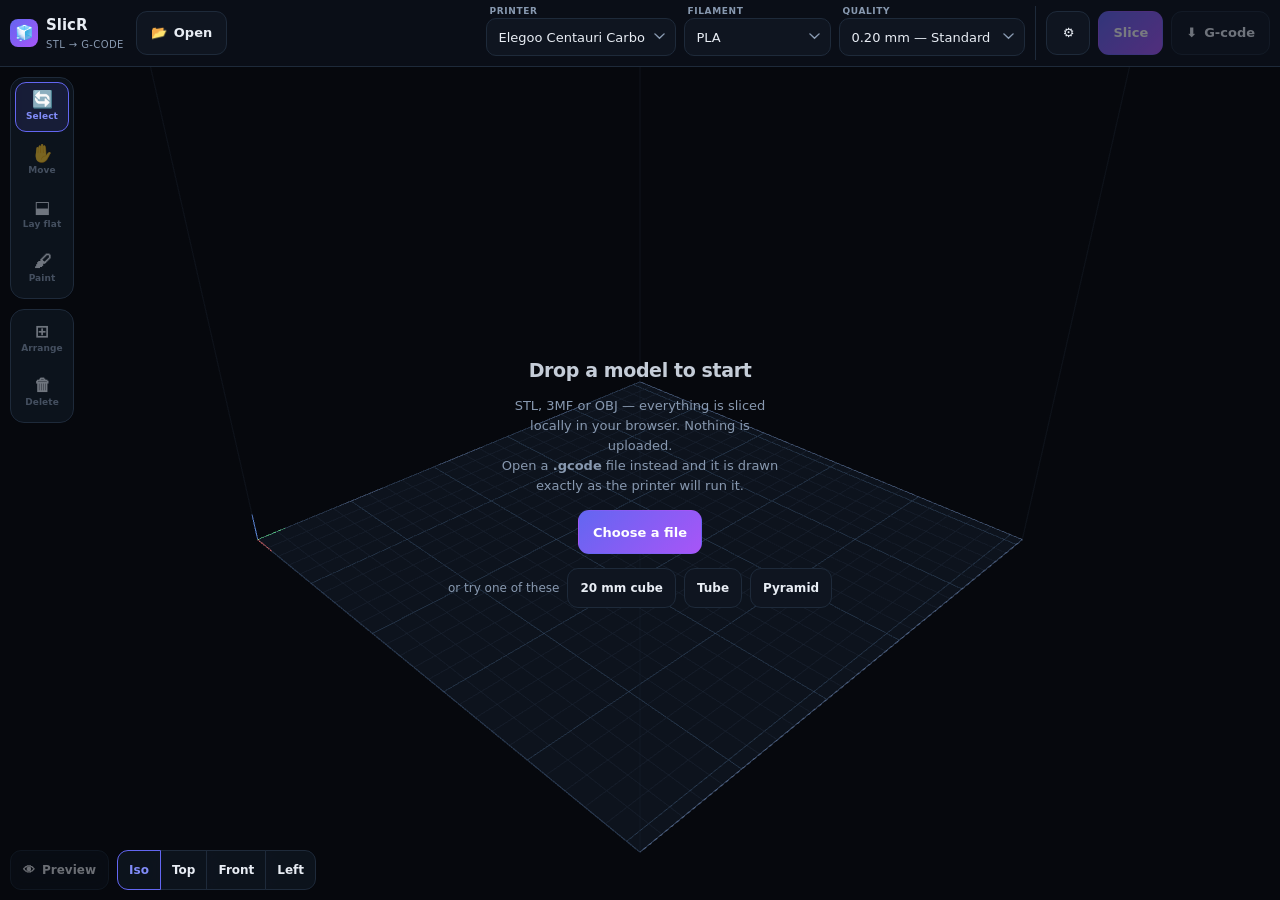
<file: index.html>
<!DOCTYPE html>
<html lang="en">
<head>
<meta charset="utf-8"/>
<meta name="viewport" content="width=device-width, initial-scale=1, viewport-fit=cover"/>
<title>SlicR — slice STL &amp; 3MF to G-code in your browser</title>
<meta name="description" content="An Orca-style 3D print slicer that runs entirely in your browser. Load an STL, 3MF or OBJ, tune walls, infill and supports, preview every layer and export G-code. Works on tablets."/>
<meta name="theme-color" content="#06080d"/>
<meta name="mobile-web-app-capable" content="yes"/>
<meta name="apple-mobile-web-app-capable" content="yes"/>
<meta name="apple-mobile-web-app-status-bar-style" content="black-translucent"/>
<link rel="icon" type="image/svg+xml" href="data:image/svg+xml,%3Csvg xmlns='http://www.w3.org/2000/svg' viewBox='0 0 32 32'%3E%3Crect width='32' height='32' rx='7' fill='%236366f1'/%3E%3Cpath d='M6 21l10-6 10 6-10 6z' fill='white' opacity='.95'/%3E%3Cpath d='M6 15l10-6 10 6-10 6z' fill='white' opacity='.55'/%3E%3C/svg%3E"/>
<link rel="stylesheet" href="styles/main.css"/>
<link rel="stylesheet" href="styles/slicer.css"/>
</head>
<body class="slicer-app">

<div class="sl-shell">

  <header class="sl-topbar" id="topbar">
    <span class="sl-brand">
      <span class="sl-logo">🧊</span>
      <span>
        <span class="full">SlicR</span>
        <small>STL → G-code</small>
      </span>
    </span>

    <button class="sl-btn" id="btn-open" type="button" title="Open a model — STL, 3MF or OBJ">📂 <span class="full">Open</span></button>
    <input type="file" id="file-input" accept=".stl,.3mf,.obj,.gcode,.gco,.g,model/stl,model/3mf,text/x-gcode" multiple hidden/>
    <input type="file" id="profile-input" accept=".json,application/json" hidden/>

    <div class="sl-spacer"></div>

    <!-- What is being printed, and with what. Each picker says what it is:
         three unlabelled dropdowns only make sense to whoever wrote them. -->
    <div class="sl-presets" id="presets">
      <label class="sl-preset"><small>Printer</small>
        <select class="sl-select" id="sel-printer" aria-label="Printer"></select>
      </label>
      <label class="sl-preset"><small>Filament</small>
        <select class="sl-select" id="sel-filament" aria-label="Filament"></select>
      </label>
      <label class="sl-preset"><small>Quality</small>
        <select class="sl-select" id="sel-quality" aria-label="Quality"></select>
      </label>
    </div>

    <!-- Settle the settings, slice, then take the result somewhere: the order
         the job happens in, kept together and away from the pickers. -->
    <div class="sl-actions" id="topbar-actions">
      <button class="sl-btn icon" id="btn-panel" type="button" aria-label="Settings" title="All settings">⚙️</button>
      <button class="sl-btn primary" id="btn-slice" type="button" disabled>Slice</button>
      <button class="sl-btn" id="btn-export" type="button" disabled title="Download the G-code file">⬇︎ <span class="full">G-code</span></button>
      <button class="sl-btn" id="btn-send" type="button" disabled hidden title="Send to the printer">📡 <span class="full">Send</span></button>
    </div>
  </header>

  <div class="sl-stage" id="stage">
    <canvas id="sl-canvas"></canvas>

    <div class="sl-tools" id="tools">
      <!-- What a touch does to the model. One of these is always in force, so
           they are drawn as one block of choices. -->
      <div class="sl-toolgroup" role="group" aria-label="What tapping does">
        <button class="sl-btn tool on" id="tool-orbit" type="button" title="Turn the view and pick models"><i>🔄</i><b>Select</b></button>
        <button class="sl-btn tool" id="tool-move" type="button" title="Drag models around the plate"><i>✋</i><b>Move</b></button>
        <button class="sl-btn tool" id="tool-face" type="button" title="Tap a face to lay it flat on the plate"><i>⬓</i><b>Lay flat</b></button>
        <button class="sl-btn tool" id="tool-paint" type="button" title="Paint supports and seams on the model"><i>🖌</i><b>Paint</b></button>
      </div>
      <!-- And what happens the moment you press it, which is a different kind
           of thing and sits apart. -->
      <div class="sl-toolgroup" role="group" aria-label="The plate">
        <button class="sl-btn tool" id="tool-arrange" type="button" title="Lay every model out on the plate"><i>⊞</i><b>Arrange</b></button>
        <button class="sl-btn tool" id="tool-delete" type="button" title="Delete the selected model"><i>🗑</i><b>Delete</b></button>
      </div>
    </div>

    <div class="sl-paint" id="paint-palette" hidden>
      <div class="sl-paint-kinds">
        <button class="sl-btn on" data-paint="enforce" type="button" title="Force support under this spot">
          <span class="sl-dot enforce"></span> Support here</button>
        <button class="sl-btn" data-paint="block" type="button" title="Keep support away from this spot">
          <span class="sl-dot block"></span> No support</button>
        <button class="sl-btn" data-paint="seam" type="button" title="Put the seam on this face">
          <span class="sl-dot seam"></span> Seam</button>
        <button class="sl-btn" data-paint="erase" type="button" title="Remove marks">
          <span class="sl-dot erase"></span> Erase</button>
      </div>
      <label class="sl-paint-size">Brush
        <input type="range" id="paint-size" min="0.5" max="12" step="0.5" value="3">
        <span id="paint-size-value">3 mm</span>
      </label>
      <div class="sl-paint-foot">
        <span id="paint-count">nothing painted</span>
        <button class="sl-btn" id="paint-clear" type="button" disabled>Clear</button>
      </div>
      <p class="sl-paint-hint">Tap the model to paint, tap a mark to remove it.</p>
    </div>

    <div class="sl-empty" id="empty">
      <h2>Drop a model to start</h2>
      <p>STL, 3MF or OBJ — everything is sliced locally in your browser. Nothing is uploaded.<br/>
      Open a <b>.gcode</b> file instead and it is drawn exactly as the printer will run it.</p>
      <div class="sl-empty-actions">
        <button class="sl-btn primary" id="btn-open2" type="button">Choose a file</button>
      </div>
      <div class="sl-empty-demos">
        <span>or try one of these</span>
        <button class="sl-btn" data-demo="cube" type="button">20 mm cube</button>
        <button class="sl-btn" data-demo="cylinder" type="button">Tube</button>
        <button class="sl-btn" data-demo="pyramid" type="button">Pyramid</button>
      </div>
    </div>

    <div class="sl-drop" id="dropzone">Release to load</div>

    <div class="sl-progress" id="progress">
      <span id="progress-label">Slicing…</span>
      <span class="bar"><i id="progress-bar"></i></span>
    </div>

    <div class="sl-layers" id="layers">
      <div class="sl-layer-num"><b id="layer-num">0</b><span id="layer-z">0.00 mm</span></div>
      <div class="sl-range-wrap"><input type="range" class="sl-vrange" id="layer-range" min="0" max="0" value="0" aria-label="Layer"/></div>
      <button class="sl-btn tool" id="btn-single" type="button" title="Show only this layer, not everything below it"><i>≡</i><b>One</b></button>
      <button class="sl-btn tool" id="btn-travels" type="button" title="Show the moves made with the nozzle off"><i>↔</i><b>Travel</b></button>
    </div>

    <!-- The bottom of the screen, laid out as one row rather than four
         islands that each guessed where the others were. Left: what you are
         looking at. Middle: what came out of the slice. Right: what the
         colours mean. -->
    <div class="sl-dock" id="dock">
      <div class="sl-views">
        <button class="sl-btn" id="tool-preview" type="button" disabled title="Switch between the model and the sliced result">👁 <span class="full">Preview</span></button>
        <div class="sl-viewset" role="group" aria-label="Camera">
          <button class="sl-btn" data-view="iso" type="button">Iso</button>
          <button class="sl-btn" data-view="top" type="button">Top</button>
          <button class="sl-btn" data-view="front" type="button">Front</button>
          <button class="sl-btn" data-view="left" type="button">Left</button>
        </div>
      </div>
      <div class="sl-dock-mid">
        <button class="sl-check-status" id="check-status" type="button"></button>
        <div class="sl-stats" id="stats"></div>
      </div>
      <div class="sl-legend" id="legend"></div>
    </div>

    <div class="sl-backdrop" id="backdrop"></div>

    <aside class="sl-panel" id="panel">
      <div class="sl-panel-head">
        <h3 id="panel-title">Print settings</h3>
        <button class="sl-btn icon ghost" id="btn-panel-close" type="button" aria-label="Close">✕</button>
      </div>
      <div class="sl-tabs">
        <button class="sl-tab active" data-tab="print" type="button">Print</button>
        <button class="sl-tab" data-tab="object" type="button">Object</button>
        <button class="sl-tab" data-tab="machine" type="button">Machine</button>
        <button class="sl-tab" data-tab="device" type="button">Device</button>
        <button class="sl-tab" data-tab="check" type="button" id="tab-check">Check</button>
      </div>
      <div class="sl-panel-body" id="panel-body"></div>
    </aside>
  </div>
</div>

<script src="js/vendor/three.min.js"></script>
<script src="js/slicer/presets.js"></script>
<script src="js/slicer/gcodecheck.js"></script>
<script src="js/slicer/gcodeview.js"></script>
<script src="js/slicer/advisor.js"></script>
<script src="js/slicer/md5.js"></script>
<script src="js/slicer/multipart.js"></script>
<script src="js/slicer/net.js"></script>
<script src="js/slicer/octoprint.js"></script>
<script src="js/slicer/elegoolink.js"></script>
<script src="js/slicer/discover.js"></script>
<script src="js/slicer/control.js"></script>
<script src="js/slicer/loaders.js"></script>
<script src="js/slicer/viewer.js"></script>
<script src="js/slicer/app.js"></script>
</body>
</html>
</file>
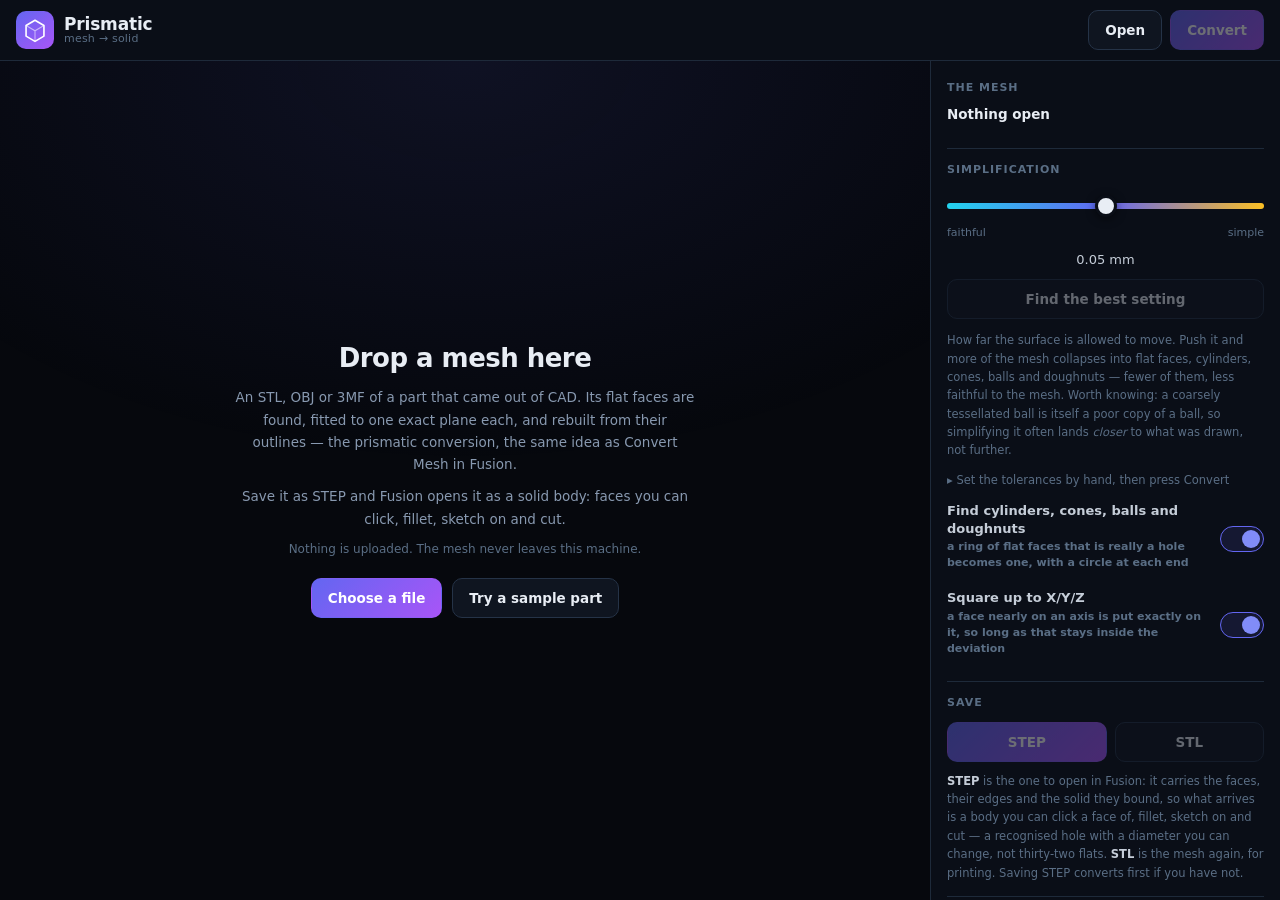
<file: prismatic/index.html>
<!doctype html>
<html lang="en">
<head>
<meta charset="utf-8"/>
<meta name="viewport" content="width=device-width, initial-scale=1, viewport-fit=cover"/>
<meta name="color-scheme" content="dark"/>
<title>Prismatic — mesh to STEP solid</title>
<meta name="description" content="Turn a triangle mesh back into a prismatic solid in the browser and save it as STEP: the flat faces are found and fitted to one exact plane each, the corners are put back where their planes cross, and every face is rebuilt from its outline. Fusion opens the result as a solid body you can edit. Nothing is uploaded."/>
<link rel="icon" type="image/svg+xml" href="data:image/svg+xml,%3Csvg xmlns='http://www.w3.org/2000/svg' viewBox='0 0 32 32'%3E%3Crect width='32' height='32' rx='7' fill='%236366f1'/%3E%3Cpath d='M16 5l10 6v10l-10 6-10-6V11z' fill='none' stroke='white' stroke-width='2' stroke-linejoin='round' opacity='.95'/%3E%3Cpath d='M16 5v22M6 11l10 6 10-6' fill='none' stroke='white' stroke-width='1.4' opacity='.5'/%3E%3C/svg%3E"/>
<link rel="stylesheet" href="../styles/main.css"/>
<link rel="stylesheet" href="style.css"/>
</head>
<body>

<header class="pr-top">
  <div class="pr-brand">
    <span class="pr-mark" aria-hidden="true">
      <svg viewBox="0 0 32 32" width="26" height="26"><path d="M16 4l11 6.5v13L16 30 5 23.5v-13z" fill="none" stroke="currentColor" stroke-width="2" stroke-linejoin="round"/><path d="M5 10.5l11 6.5 11-6.5M16 17v13" fill="none" stroke="currentColor" stroke-width="1.3" opacity=".55"/></svg>
    </span>
    <span class="pr-name">Prismatic<small>mesh → solid</small></span>
  </div>
  <div class="pr-actions">
    <button class="pr-btn" id="btn-open" type="button">Open</button>
    <button class="pr-btn primary" id="btn-convert" type="button" disabled>Convert</button>
  </div>
</header>

<main class="pr-main">
  <section class="pr-stage">
    <canvas id="view"></canvas>

    <div class="pr-empty" id="empty">
      <div class="pr-empty-card">
        <h1>Drop a mesh here</h1>
        <p>An STL, OBJ or 3MF of a part that came out of CAD. Its flat faces are
           found, fitted to one exact plane each, and rebuilt from their outlines —
           the prismatic conversion, the same idea as Convert Mesh in Fusion.</p>
        <p>Save it as STEP and Fusion opens it as a solid body: faces you can
           click, fillet, sketch on and cut.</p>
        <p class="pr-quiet">Nothing is uploaded. The mesh never leaves this machine.</p>
        <div class="pr-empty-row">
          <button class="pr-btn primary" id="btn-open-2" type="button">Choose a file</button>
          <button class="pr-btn" data-demo="stepped" type="button">Try a sample part</button>
        </div>
      </div>
    </div>

    <div class="pr-views" id="views" hidden>
      <button class="pr-view" data-view="iso" type="button">Iso</button>
      <button class="pr-view" data-view="top" type="button">Top</button>
      <button class="pr-view" data-view="front" type="button">Front</button>
      <button class="pr-view" data-view="left" type="button">Left</button>
    </div>

    <div class="pr-toast" id="toast" hidden></div>
  </section>

  <aside class="pr-panel" id="panel">
    <div class="pr-panel-scroll">

      <section class="pr-block">
        <h2 id="facts-head">The mesh</h2>
        <div class="pr-file" id="file-name">Nothing open</div>
        <dl class="pr-facts" id="facts"></dl>
        <div class="pr-verdict" id="verdict"></div>
      </section>

      <section class="pr-block">
        <h2>Simplification</h2>
        <div class="pr-slider">
          <input id="opt-simplify" type="range" min="0" max="100" step="1" value="50"
                 aria-label="How far to simplify the model"/>
          <div class="pr-scale"><span>faithful</span><span>simple</span></div>
          <div class="pr-reading" id="simplify-reading">0.05 mm</div>
          <div class="pr-advice" id="simplify-advice" hidden></div>
          <button class="pr-btn" id="btn-best" type="button" disabled>Find the best setting</button>
        </div>
        <p class="pr-hint" id="simplify-note">
          How far the surface is allowed to move. Push it and more of the mesh
          collapses into flat faces, cylinders, cones, balls and doughnuts —
          fewer of them, less faithful to the mesh. Worth knowing: a coarsely tessellated ball is
          itself a poor copy of a ball, so simplifying it often lands
          <em>closer</em> to what was drawn, not further.
        </p>
        <details class="pr-exact">
          <summary>Set the tolerances by hand, then press Convert</summary>
          <div class="pr-field">
            <label for="opt-angle">Face angle
              <small>how far a facet may lean before it is a face of its own</small>
            </label>
            <span class="pr-num"><input id="opt-angle" type="number" inputmode="decimal" min="0.1" max="30" step="0.1" value="1.5"><i>°</i></span>
          </div>
          <div class="pr-field">
            <label for="opt-deviation">Deviation
              <small>how far a corner may sit off the face it is put in</small>
            </label>
            <span class="pr-num"><input id="opt-deviation" type="number" inputmode="decimal" min="0.001" max="20" step="0.01" value="0.05"><i>mm</i></span>
          </div>
          <div class="pr-field">
            <label for="opt-tolerance">Shape tolerance
              <small>how far a cylinder, cone, ball or doughnut may sit off the faces it replaces</small>
            </label>
            <span class="pr-num"><input id="opt-tolerance" type="number" inputmode="decimal" min="0.001" max="20" step="0.01" value="0.05"><i>mm</i></span>
          </div>
        </details>
        <div class="pr-field">
          <label for="opt-recognise">Find cylinders, cones, balls and doughnuts
            <small>a ring of flat faces that is really a hole becomes one, with a circle at each end</small>
          </label>
          <span class="pr-switch"><input id="opt-recognise" type="checkbox" checked><i></i></span>
        </div>
        <div class="pr-field">
          <label for="opt-square">Square up to X/Y/Z
            <small>a face nearly on an axis is put exactly on it, so long as that stays inside the deviation</small>
          </label>
          <span class="pr-switch"><input id="opt-square" type="checkbox" checked><i></i></span>
        </div>
      </section>

      <section class="pr-block" id="report-block" hidden>
        <h2>The rebuild</h2>
        <dl class="pr-facts" id="report"></dl>
        <div class="pr-row">
          <button class="pr-btn" id="btn-reset" type="button">Back to the mesh</button>
        </div>
      </section>

      <section class="pr-block">
        <h2>Save</h2>
        <div class="pr-row">
          <button class="pr-btn primary" id="btn-step" type="button" disabled>STEP</button>
          <button class="pr-btn" id="btn-stl" type="button" disabled>STL</button>
        </div>
        <p class="pr-hint">
          <b>STEP</b> is the one to open in Fusion: it carries the faces, their
          edges and the solid they bound, so what arrives is a body you can
          click a face of, fillet, sketch on and cut — a recognised hole with a
          diameter you can change, not thirty-two flats. <b>STL</b> is the mesh
          again, for printing. Saving STEP converts first if you have not.
        </p>
        <dl class="pr-facts" id="saved"></dl>
      </section>

      <section class="pr-block">
        <h2>View</h2>
        <div class="pr-field">
          <label for="opt-shade">Colour by face</label>
          <span class="pr-switch"><input id="opt-shade" type="checkbox" checked><i></i></span>
        </div>
        <div class="pr-field">
          <label for="opt-edges">Draw the edges</label>
          <span class="pr-switch"><input id="opt-edges" type="checkbox" checked><i></i></span>
        </div>
      </section>

      <p class="pr-note">
        Every face here is a plane and every edge a straight line, which is what
        prismatic means. There is no CAD kernel in a web page to recognise that
        a ring of faces was once a cylinder, so anything curved arrives as many
        flat faces at the deviation above — a scan or a sculpt is better left
        alone. Within that, the STEP file carries a real solid: shared edges, a
        closed shell, faces you can select. It is not a mesh wearing a CAD
        extension.
      </p>

    </div>
  </aside>
</main>

<input type="file" id="file-input" accept=".stl,.obj,.3mf,model/stl,model/3mf" hidden/>

<script src="../js/vendor/three.min.js"></script>
<script src="../js/vendor/earcut.js"></script>
<script src="../js/slicer/loaders.js"></script>
<script src="primitives.js"></script>
<script src="prismatic.js"></script>
<script src="solid.js"></script>
<script src="step.js"></script>
<script src="android.js"></script>
<script src="viewer.js"></script>
<script src="app.js"></script>
</body>
</html>
</file>
<file: styles/main.css>
/* ============================================================
   ODPS Studio — Design System v2
   Global CSS: palette, typography, components, utilities
   ============================================================ */

/* ===== RESET & BASE ===== */
*, *::before, *::after {
  box-sizing: border-box;
  margin: 0;
  padding: 0;
}

:root {
  /* --- Palette --- */
  --primary: #6366f1;
  --primary-hover: #818cf8;
  --primary-dim: rgba(99, 102, 241, 0.12);
  --primary-glow: rgba(99, 102, 241, 0.25);

  --secondary: #a855f7;
  --secondary-dim: rgba(168, 85, 247, 0.12);

  --success: #34d399;
  --success-dim: rgba(52, 211, 153, 0.12);

  --warning: #fbbf24;
  --warning-dim: rgba(251, 191, 36, 0.12);

  --danger: #fb7185;
  --danger-dim: rgba(251, 113, 133, 0.12);

  --info: #22d3ee;
  --info-dim: rgba(34, 211, 238, 0.12);

  /* --- Neutrals (dark theme) --- */
  --bg: #06080d;
  --bg-elevated: #0a0e17;
  --surface: #0f1520;
  --surface-hover: #151d2b;
  --surface-active: #1a2538;

  --border: #1e2a3a;
  --border-hover: #253347;
  --border-focus: #334761;

  --text: #e8edf4;
  --text-secondary: #c5cdd8;
  --text-muted: #8899b0;
  --text-dim: #5a6e85;

  /* --- Compatibility aliases (old names → new) --- */
  --indigo: var(--primary);
  --indigo2: var(--primary-hover);
  --indigo-glow: var(--primary-glow);
  --ig: var(--primary-dim);
  --purple: var(--secondary);
  --emerald: var(--success);
  --amber: var(--warning);
  --rose: var(--danger);
  --cyan: var(--info);
  --bg2: var(--bg-elevated);
  --surface2: var(--surface-hover);
  --surface3: var(--surface-active);
  --border2: var(--border-hover);
  --border3: var(--border-focus);
  --text2: var(--text-secondary);
  --muted: var(--text-muted);
  --dim: var(--text-dim);
  /* Legacy shortcuts */
  --s1: var(--surface);
  --s2: var(--surface-hover);
  --s3: var(--surface-active);
  --br: var(--border);
  --br2: var(--border-hover);
  --t1: var(--text);
  --t2: var(--text-secondary);
  --mu: var(--text-muted);
  --di: var(--text-dim);

  /* --- Typography --- */
  --font-sans: 'Inter', system-ui, -apple-system, BlinkMacSystemFont, sans-serif;
  --font-mono: 'SF Mono', 'Fira Code', 'Cascadia Code', monospace;

  --text-xs: 0.6875rem;   /* 11px */
  --text-sm: 0.8125rem;   /* 13px */
  --text-base: 0.9375rem; /* 15px */
  --text-md: 1.0625rem;   /* 17px */
  --text-lg: 1.25rem;     /* 20px */
  --text-xl: 1.5rem;      /* 24px */
  --text-2xl: 2rem;       /* 32px */

  --leading-tight: 1.2;
  --leading-normal: 1.5;
  --leading-relaxed: 1.625;

  --tracking-tight: -0.02em;
  --tracking-normal: 0;
  --tracking-wide: 0.04em;

  /* --- Spacing (4px base) --- */
  --space-1: 4px;
  --space-2: 8px;
  --space-3: 12px;
  --space-4: 16px;
  --space-5: 20px;
  --space-6: 24px;
  --space-8: 32px;
  --space-10: 40px;
  --space-12: 48px;
  --space-16: 64px;

  /* --- Radius --- */
  --radius-sm: 6px;
  --radius: 8px;
  --radius-md: 12px;
  --radius-lg: 16px;
  --radius-xl: 20px;
  --radius-full: 9999px;

  /* --- Shadows --- */
  --shadow-sm: 0 1px 3px rgba(0, 0, 0, 0.2);
  --shadow: 0 4px 16px rgba(0, 0, 0, 0.3);
  --shadow-lg: 0 8px 32px rgba(0, 0, 0, 0.4);
  --shadow-glow: 0 4px 24px var(--primary-glow);

  /* --- Transitions --- */
  --transition-fast: 100ms ease;
  --transition: 200ms cubic-bezier(0.4, 0, 0.2, 1);
  --transition-slow: 300ms cubic-bezier(0.4, 0, 0.2, 1);

  /* --- Layout --- */
  --sidebar-width: 220px;
  --sidebar-collapsed: 52px;
  --topbar-height: 56px;
}

/* ===== BASE ===== */
html {
  scroll-behavior: smooth;
  -webkit-font-smoothing: antialiased;
  -moz-osx-font-smoothing: grayscale;
}

body {
  font-family: var(--font-sans);
  font-size: var(--text-base);
  line-height: var(--leading-normal);
  color: var(--text);
  background: var(--bg);
}

a {
  color: inherit;
  text-decoration: none;
}

button {
  cursor: pointer;
  border: none;
  background: none;
  font: inherit;
  color: inherit;
}

img, svg {
  display: block;
  max-width: 100%;
}

/* ===== FOCUS VISIBLE ===== */
:focus-visible {
  outline: 2px solid var(--primary);
  outline-offset: 2px;
  border-radius: var(--radius-sm);
}

:focus:not(:focus-visible) {
  outline: none;
}

/* ===== SCROLLBAR ===== */
::-webkit-scrollbar {
  width: 6px;
  height: 6px;
}
::-webkit-scrollbar-track {
  background: transparent;
}
::-webkit-scrollbar-thumb {
  background: var(--border);
  border-radius: var(--radius-full);
}
::-webkit-scrollbar-thumb:hover {
  background: var(--border-hover);
}

/* ===== TYPOGRAPHY ===== */
h1, h2, h3, h4, h5, h6 {
  font-weight: 700;
  line-height: var(--leading-tight);
  letter-spacing: var(--tracking-tight);
  color: var(--text);
}

h1 { font-size: var(--text-2xl); }
h2 { font-size: var(--text-xl); }
h3 { font-size: var(--text-lg); }
h4 { font-size: var(--text-md); }

.text-xs { font-size: var(--text-xs); }
.text-sm { font-size: var(--text-sm); }
.text-base { font-size: var(--text-base); }
.text-md { font-size: var(--text-md); }
.text-lg { font-size: var(--text-lg); }
.text-xl { font-size: var(--text-xl); }
.text-2xl { font-size: var(--text-2xl); }

.text-muted { color: var(--text-muted); }
.text-dim { color: var(--text-dim); }
.text-secondary { color: var(--text-secondary); }
.text-primary { color: var(--primary); }
.text-success { color: var(--success); }
.text-warning { color: var(--warning); }
.text-danger { color: var(--danger); }

.font-mono { font-family: var(--font-mono); }
.font-medium { font-weight: 500; }
.font-semibold { font-weight: 600; }
.font-bold { font-weight: 700; }
.font-extrabold { font-weight: 800; }

.uppercase { text-transform: uppercase; }
.tracking-wide { letter-spacing: var(--tracking-wide); }
.truncate { overflow: hidden; text-overflow: ellipsis; white-space: nowrap; }

/* ===== LAYOUT UTILITIES ===== */
.container {
  max-width: 1200px;
  margin: 0 auto;
  padding: 0 var(--space-6);
}

.flex { display: flex; }
.flex-col { flex-direction: column; }
.items-center { align-items: center; }
.items-start { align-items: flex-start; }
.items-end { align-items: flex-end; }
.justify-center { justify-content: center; }
.justify-between { justify-content: space-between; }
.justify-end { justify-content: flex-end; }
.flex-1 { flex: 1; }
.flex-shrink-0 { flex-shrink: 0; }
.gap-1 { gap: var(--space-1); }
.gap-2 { gap: var(--space-2); }
.gap-3 { gap: var(--space-3); }
.gap-4 { gap: var(--space-4); }
.gap-5 { gap: var(--space-5); }
.gap-6 { gap: var(--space-6); }

.grid { display: grid; }
.grid-cols-2 { grid-template-columns: repeat(2, 1fr); }
.grid-cols-3 { grid-template-columns: repeat(3, 1fr); }
.grid-cols-4 { grid-template-columns: repeat(4, 1fr); }

.w-full { width: 100%; }
.h-full { height: 100%; }
.min-w-0 { min-width: 0; }

.relative { position: relative; }
.absolute { position: absolute; }
.fixed { position: fixed; }
.inset-0 { inset: 0; }

.overflow-hidden { overflow: hidden; }
.overflow-auto { overflow: auto; }
.overflow-y-auto { overflow-y: auto; }

/* ===== SPACING UTILITIES ===== */
.p-2 { padding: var(--space-2); }
.p-3 { padding: var(--space-3); }
.p-4 { padding: var(--space-4); }
.p-5 { padding: var(--space-5); }
.p-6 { padding: var(--space-6); }

.px-2 { padding-left: var(--space-2); padding-right: var(--space-2); }
.px-3 { padding-left: var(--space-3); padding-right: var(--space-3); }
.px-4 { padding-left: var(--space-4); padding-right: var(--space-4); }
.px-6 { padding-left: var(--space-6); padding-right: var(--space-6); }

.py-2 { padding-top: var(--space-2); padding-bottom: var(--space-2); }
.py-3 { padding-top: var(--space-3); padding-bottom: var(--space-3); }
.py-4 { padding-top: var(--space-4); padding-bottom: var(--space-4); }
.py-6 { padding-top: var(--space-6); padding-bottom: var(--space-6); }

.mt-1 { margin-top: var(--space-1); }
.mt-2 { margin-top: var(--space-2); }
.mt-3 { margin-top: var(--space-3); }
.mt-4 { margin-top: var(--space-4); }
.mt-6 { margin-top: var(--space-6); }
.mt-8 { margin-top: var(--space-8); }

.mb-1 { margin-bottom: var(--space-1); }
.mb-2 { margin-bottom: var(--space-2); }
.mb-3 { margin-bottom: var(--space-3); }
.mb-4 { margin-bottom: var(--space-4); }
.mb-6 { margin-bottom: var(--space-6); }
.mb-8 { margin-bottom: var(--space-8); }

/* ===== COMPONENTS: BUTTONS ===== */
.btn {
  display: inline-flex;
  align-items: center;
  justify-content: center;
  gap: var(--space-2);
  padding: var(--space-2) var(--space-4);
  border-radius: var(--radius);
  font-size: var(--text-sm);
  font-weight: 600;
  line-height: 1;
  white-space: nowrap;
  transition: all var(--transition);
  border: 1px solid transparent;
}

.btn:disabled {
  opacity: 0.5;
  cursor: not-allowed;
}

.btn-primary {
  background: var(--primary);
  color: #fff;
  box-shadow: var(--shadow-glow);
}
.btn-primary:hover:not(:disabled) {
  background: var(--primary-hover);
  transform: translateY(-1px);
}

.btn-ghost {
  background: var(--surface);
  color: var(--text);
  border-color: var(--border);
}
.btn-ghost:hover:not(:disabled) {
  background: var(--surface-hover);
  border-color: var(--border-hover);
}

.btn-danger {
  background: var(--danger-dim);
  color: var(--danger);
  border-color: rgba(251, 113, 133, 0.2);
}
.btn-danger:hover:not(:disabled) {
  background: rgba(251, 113, 133, 0.2);
}

.btn-sm {
  padding: var(--space-1) var(--space-3);
  font-size: var(--text-xs);
  border-radius: var(--radius-sm);
}

.btn-lg {
  padding: var(--space-3) var(--space-6);
  font-size: var(--text-base);
}

.btn-icon {
  padding: var(--space-2);
  border-radius: var(--radius);
}

/* ===== COMPONENTS: INPUTS ===== */
.input {
  display: block;
  width: 100%;
  padding: var(--space-2) var(--space-3);
  background: var(--surface);
  border: 1px solid var(--border);
  border-radius: var(--radius);
  color: var(--text);
  font-size: var(--text-sm);
  font-family: var(--font-sans);
  line-height: var(--leading-normal);
  outline: none;
  transition: border-color var(--transition), box-shadow var(--transition);
}

.input::placeholder {
  color: var(--text-dim);
}

.input:focus {
  border-color: var(--primary);
  box-shadow: 0 0 0 3px var(--primary-dim);
}

.input:disabled {
  opacity: 0.5;
  cursor: not-allowed;
}

.input-error {
  border-color: var(--danger);
}
.input-error:focus {
  box-shadow: 0 0 0 3px var(--danger-dim);
}

label {
  display: block;
  font-size: var(--text-sm);
  font-weight: 600;
  color: var(--text-secondary);
  margin-bottom: var(--space-1);
}

.label-required::after {
  content: ' *';
  color: var(--danger);
}

.hint {
  font-size: var(--text-xs);
  color: var(--text-dim);
  margin-top: var(--space-1);
}

.error-text {
  font-size: var(--text-xs);
  color: var(--danger);
  margin-top: var(--space-1);
}

/* ===== COMPONENTS: CARDS ===== */
.card {
  background: var(--surface);
  border: 1px solid var(--border);
  border-radius: var(--radius-md);
  padding: var(--space-5);
  transition: border-color var(--transition), box-shadow var(--transition), transform var(--transition);
}

.card:hover {
  border-color: var(--border-hover);
}

.card-interactive:hover {
  box-shadow: var(--shadow);
  transform: translateY(-2px);
}

.card-header {
  display: flex;
  align-items: flex-start;
  justify-content: space-between;
  gap: var(--space-3);
  margin-bottom: var(--space-3);
}

.card-title {
  font-size: var(--text-md);
  font-weight: 600;
  overflow: hidden;
  text-overflow: ellipsis;
  white-space: nowrap;
}

.card-subtitle {
  font-size: var(--text-xs);
  color: var(--text-dim);
  font-family: var(--font-mono);
}

.card-desc {
  font-size: var(--text-sm);
  color: var(--text-muted);
  line-height: var(--leading-relaxed);
  display: -webkit-box;
  -webkit-line-clamp: 2;
  -webkit-box-orient: vertical;
  overflow: hidden;
}

/* ===== COMPONENTS: BADGES ===== */
.badge {
  display: inline-flex;
  align-items: center;
  gap: var(--space-1);
  padding: 2px var(--space-2);
  border-radius: var(--radius-full);
  font-size: var(--text-xs);
  font-weight: 600;
  text-transform: uppercase;
  letter-spacing: var(--tracking-wide);
  white-space: nowrap;
}

.badge-primary { background: var(--primary-dim); color: var(--primary); }
.badge-success { background: var(--success-dim); color: var(--success); }
.badge-warning { background: var(--warning-dim); color: var(--warning); }
.badge-danger { background: var(--danger-dim); color: var(--danger); }
.badge-info { background: var(--info-dim); color: var(--info); }
.badge-neutral { background: var(--surface-active); color: var(--text-muted); }

/* ===== COMPONENTS: TOASTS ===== */
.toast-container {
  position: fixed;
  bottom: var(--space-4);
  right: var(--space-4);
  z-index: 9999;
  display: flex;
  flex-direction: column;
  gap: var(--space-2);
  pointer-events: none;
}

.toast {
  display: flex;
  align-items: center;
  gap: var(--space-3);
  padding: var(--space-3) var(--space-4);
  background: var(--surface);
  border: 1px solid var(--border);
  border-radius: var(--radius);
  font-size: var(--text-sm);
  box-shadow: var(--shadow-lg);
  transform: translateY(100px);
  opacity: 0;
  transition: all var(--transition-slow);
  pointer-events: auto;
  max-width: 400px;
}

.toast.show {
  transform: translateY(0);
  opacity: 1;
}

.toast-success { border-left: 3px solid var(--success); }
.toast-error { border-left: 3px solid var(--danger); }
.toast-warning { border-left: 3px solid var(--warning); }
.toast-info { border-left: 3px solid var(--info); }

/* ===== COMPONENTS: MODAL ===== */
.modal-overlay {
  position: fixed;
  inset: 0;
  z-index: 1000;
  background: rgba(0, 0, 0, 0.6);
  backdrop-filter: blur(4px);
  display: flex;
  align-items: center;
  justify-content: center;
  opacity: 0;
  visibility: hidden;
  transition: all var(--transition);
}

.modal-overlay.show {
  opacity: 1;
  visibility: visible;
}

.modal {
  background: var(--surface);
  border: 1px solid var(--border);
  border-radius: var(--radius-lg);
  padding: var(--space-6);
  max-width: 480px;
  width: 90%;
  max-height: 80vh;
  overflow-y: auto;
  transform: scale(0.95);
  transition: transform var(--transition);
}

.modal-overlay.show .modal {
  transform: scale(1);
}

.modal-header {
  display: flex;
  align-items: center;
  justify-content: space-between;
  margin-bottom: var(--space-4);
}

.modal-title {
  font-size: var(--text-lg);
  font-weight: 700;
}

.modal-close {
  padding: var(--space-1);
  color: var(--text-muted);
  border-radius: var(--radius-sm);
  transition: all var(--transition);
}

.modal-close:hover {
  color: var(--text);
  background: var(--surface-hover);
}

/* ===== COMPONENTS: EMPTY STATE ===== */
.empty {
  text-align: center;
  padding: var(--space-16) var(--space-6);
  color: var(--text-muted);
}

.empty-icon {
  font-size: 3rem;
  margin-bottom: var(--space-4);
  opacity: 0.5;
}

.empty-title {
  font-size: var(--text-lg);
  font-weight: 600;
  color: var(--text);
  margin-bottom: var(--space-2);
}

.empty-desc {
  font-size: var(--text-sm);
  margin-bottom: var(--space-6);
  max-width: 400px;
  margin-left: auto;
  margin-right: auto;
}

.empty-actions {
  display: flex;
  gap: var(--space-3);
  justify-content: center;
  flex-wrap: wrap;
}

/* ===== COMPONENTS: SIDEBAR ===== */
.sidebar {
  position: fixed;
  top: 0;
  left: 0;
  bottom: 0;
  width: var(--sidebar-width);
  background: var(--surface);
  border-right: 1px solid var(--border);
  display: flex;
  flex-direction: column;
  z-index: 100;
  transition: width var(--transition);
}

.sidebar.collapsed {
  width: var(--sidebar-collapsed);
}

.sidebar.collapsed .sidebar-label,
.sidebar.collapsed .sidebar-section-title,
.sidebar.collapsed .sidebar-search {
  display: none;
}

.sidebar-header {
  display: flex;
  align-items: center;
  gap: var(--space-3);
  padding: var(--space-4);
  border-bottom: 1px solid var(--border);
  font-weight: 700;
  font-size: var(--text-md);
  white-space: nowrap;
  overflow: hidden;
}

.sidebar-logo {
  width: 32px;
  height: 32px;
  background: linear-gradient(135deg, var(--primary), var(--secondary));
  border-radius: var(--radius-sm);
  display: flex;
  align-items: center;
  justify-content: center;
  flex-shrink: 0;
}

.sidebar-logo svg {
  width: 16px;
  height: 16px;
  color: #fff;
}

.sidebar-search {
  padding: var(--space-3);
}

.sidebar-search input {
  width: 100%;
  padding: var(--space-2) var(--space-3);
  padding-left: 32px;
  background: var(--surface-hover) url("data:image/svg+xml,%3Csvg xmlns='http://www.w3.org/2000/svg' width='14' height='14' viewBox='0 0 24 24' fill='none' stroke='%235a6e85' stroke-width='2'%3E%3Ccircle cx='11' cy='11' r='8'/%3E%3Cline x1='21' y1='21' x2='16.65' y2='16.65'/%3E%3C/svg%3E") 10px center no-repeat;
  border: 1px solid var(--border);
  border-radius: var(--radius-sm);
  color: var(--text);
  font-size: var(--text-sm);
  outline: none;
}

.sidebar-search input:focus {
  border-color: var(--primary);
}

.sidebar-nav {
  flex: 1;
  overflow-y: auto;
  padding: var(--space-2);
}

.sidebar-section {
  padding: var(--space-2) 0;
  border-bottom: 1px solid var(--border);
}

.sidebar-section-title {
  font-size: var(--text-xs);
  text-transform: uppercase;
  letter-spacing: var(--tracking-wide);
  color: var(--text-dim);
  font-weight: 700;
  padding: var(--space-2) var(--space-3);
}

.sidebar-link {
  display: flex;
  align-items: center;
  gap: var(--space-3);
  padding: var(--space-2) var(--space-3);
  border-radius: var(--radius-sm);
  font-size: var(--text-sm);
  color: var(--text-muted);
  transition: all var(--transition);
}

.sidebar-link:hover {
  color: var(--text);
  background: var(--surface-hover);
}

.sidebar-link.active {
  color: var(--primary);
  background: var(--primary-dim);
}

.sidebar-link svg {
  width: 16px;
  height: 16px;
  flex-shrink: 0;
}

.sidebar-footer {
  padding: var(--space-3);
  border-top: 1px solid var(--border);
}

/* ===== COMPONENTS: TOPBAR ===== */
.topbar {
  position: fixed;
  top: 0;
  left: var(--sidebar-width);
  right: 0;
  height: var(--topbar-height);
  background: rgba(6, 8, 13, 0.8);
  backdrop-filter: blur(12px);
  border-bottom: 1px solid var(--border);
  display: flex;
  align-items: center;
  gap: var(--space-3);
  padding: 0 var(--space-4);
  z-index: 90;
  transition: left var(--transition);
}

.sidebar.collapsed ~ .topbar {
  left: var(--sidebar-collapsed);
}

.topbar-title {
  font-size: var(--text-md);
  font-weight: 600;
  flex: 1;
  min-width: 0;
  overflow: hidden;
  text-overflow: ellipsis;
  white-space: nowrap;
}

.topbar-actions {
  display: flex;
  gap: var(--space-2);
  flex-shrink: 0;
}

/* ===== COMPONENTS: TABLE ===== */
.table {
  width: 100%;
  border-collapse: collapse;
}

.table th {
  text-align: left;
  padding: var(--space-2) var(--space-3);
  font-size: var(--text-xs);
  font-weight: 600;
  text-transform: uppercase;
  letter-spacing: var(--tracking-wide);
  color: var(--text-dim);
  border-bottom: 1px solid var(--border);
}

.table td {
  padding: var(--space-3);
  font-size: var(--text-sm);
  border-bottom: 1px solid var(--border);
  vertical-align: middle;
}

.table tr:hover td {
  background: var(--surface);
}

/* ===== COMPONENTS: CHIPS ===== */
.chips {
  display: flex;
  flex-wrap: wrap;
  gap: var(--space-1);
}

.chip {
  display: inline-flex;
  align-items: center;
  gap: var(--space-1);
  padding: var(--space-1) var(--space-2);
  border-radius: var(--radius-sm);
  background: var(--surface-hover);
  border: 1px solid var(--border);
  font-size: var(--text-xs);
  color: var(--text-muted);
  cursor: pointer;
  transition: all var(--transition);
}

.chip:hover {
  border-color: var(--primary);
  color: var(--primary);
}

.chip.active {
  background: var(--primary-dim);
  border-color: var(--primary);
  color: var(--primary);
}

/* ===== COMPONENTS: TOOLBAR ===== */
.toolbar {
  display: flex;
  align-items: center;
  gap: var(--space-3);
  margin-bottom: var(--space-6);
  flex-wrap: wrap;
}

.search-box {
  position: relative;
  flex: 1;
  min-width: 200px;
  max-width: 360px;
}

.search-box input {
  width: 100%;
  padding-left: 36px;
}

.search-box svg {
  position: absolute;
  left: var(--space-3);
  top: 50%;
  transform: translateY(-50%);
  width: 16px;
  height: 16px;
  color: var(--text-dim);
  pointer-events: none;
}

/* ===== COMPONENTS: STATS ===== */
.stats {
  display: grid;
  grid-template-columns: repeat(auto-fit, minmax(180px, 1fr));
  gap: var(--space-4);
  margin-bottom: var(--space-8);
}

.stat-card {
  background: var(--surface);
  border: 1px solid var(--border);
  border-radius: var(--radius-lg);
  padding: var(--space-5);
  display: flex;
  align-items: center;
  gap: var(--space-4);
}

.stat-icon {
  width: 48px;
  height: 48px;
  border-radius: var(--radius-md);
  display: flex;
  align-items: center;
  justify-content: center;
  font-size: 1.5rem;
  flex-shrink: 0;
}

.stat-icon.primary { background: var(--primary-dim); }
.stat-icon.success { background: var(--success-dim); }
.stat-icon.warning { background: var(--warning-dim); }
.stat-icon.danger { background: var(--danger-dim); }
.stat-icon.info { background: var(--info-dim); }

.stat-value {
  font-size: var(--text-xl);
  font-weight: 700;
  line-height: 1;
}

.stat-label {
  font-size: var(--text-xs);
  color: var(--text-dim);
  margin-top: var(--space-1);
}

/* ===== COMPONENTS: VIEW TOGGLE ===== */
.view-toggle {
  display: flex;
  background: var(--surface);
  border-radius: var(--radius);
  overflow: hidden;
  border: 1px solid var(--border);
}

.view-toggle button {
  padding: var(--space-2) var(--space-3);
  color: var(--text-dim);
  transition: all var(--transition);
  font-size: var(--text-sm);
}

.view-toggle button.active {
  background: var(--primary);
  color: #fff;
}

/* ===== COMPONENTS: PROGRESS BAR ===== */
.progress-bar {
  height: 4px;
  background: var(--surface-hover);
  border-radius: var(--radius-full);
  overflow: hidden;
}

.progress-fill {
  height: 100%;
  background: linear-gradient(90deg, var(--primary), var(--secondary));
  border-radius: var(--radius-full);
  transition: width var(--transition-slow);
}

/* ===== RESPONSIVE ===== */
@media (max-width: 1024px) {
  .sidebar {
    transform: translateX(-100%);
  }
  .sidebar.open {
    transform: translateX(0);
  }
  .topbar {
    left: 0;
  }
  .main-content {
    margin-left: 0 !important;
  }
}

@media (max-width: 768px) {
  .container {
    padding: 0 var(--space-4);
  }
  .grid-cols-3 {
    grid-template-columns: 1fr;
  }
  .grid-cols-2 {
    grid-template-columns: 1fr;
  }
  .stats {
    grid-template-columns: repeat(2, 1fr);
  }
  .toolbar {
    flex-direction: column;
    align-items: stretch;
  }
  .search-box {
    max-width: 100%;
  }
  .topbar-actions .btn span {
    display: none;
  }
}

@media (max-width: 480px) {
  .stats {
    grid-template-columns: 1fr;
  }
}

/* ===== ANIMATIONS ===== */
@keyframes fadeIn {
  from { opacity: 0; transform: translateY(8px); }
  to { opacity: 1; transform: translateY(0); }
}

@keyframes slideIn {
  from { opacity: 0; transform: translateX(-8px); }
  to { opacity: 1; transform: translateX(0); }
}

@keyframes pulse {
  0%, 100% { opacity: 1; }
  50% { opacity: 0.4; }
}

.animate-fade-in {
  animation: fadeIn 0.3s ease forwards;
}

.animate-slide-in {
  animation: slideIn 0.3s ease forwards;
}

/* ===== UTILITY: SCREEN READER ONLY ===== */
.sr-only {
  position: absolute;
  width: 1px;
  height: 1px;
  padding: 0;
  margin: -1px;
  overflow: hidden;
  clip: rect(0, 0, 0, 0);
  white-space: nowrap;
  border: 0;
}

/* ===== UTILITY: DIVIDER ===== */
.divider {
  height: 1px;
  background: var(--border);
  border: none;
  margin: var(--space-4) 0;
}

/* ===== UTILITY: LOADING SPINNER ===== */
.spinner {
  width: 20px;
  height: 20px;
  border: 2px solid var(--border);
  border-top-color: var(--primary);
  border-radius: 50%;
  animation: spin 0.6s linear infinite;
}

@keyframes spin {
  to { transform: rotate(360deg); }
}

/* ===== HERO SLIDER ===== */
#heroSliderWrap { position: relative; }
#heroSlider { transition: opacity 0.35s ease, transform 0.35s ease; }

.hero-dots {
  display: flex; justify-content: center; gap: 8px;
  margin-top: var(--space-6);
}
.hero-dot {
  width: 10px; height: 10px; border-radius: 50%;
  background: var(--border); border: none; cursor: pointer;
  transition: all var(--transition); padding: 0;
}
.hero-dot.active { background: var(--primary); width: 28px; border-radius: 5px; }
.hero-dot:hover { background: var(--primary-dim); }

.hero-arrow {
  position: absolute; top: 50%; transform: translateY(-50%);
  width: 40px; height: 40px; border-radius: 50%;
  background: var(--surface); border: 1px solid var(--border);
  color: var(--text); font-size: 1.2rem; cursor: pointer;
  display: flex; align-items: center; justify-content: center;
  transition: all var(--transition); z-index: 2;
  opacity: 0;
}
#heroSliderWrap:hover .hero-arrow { opacity: 1; }
.hero-arrow:hover { background: var(--primary); color: #fff; border-color: var(--primary); }
.hero-arrow-prev { left: var(--space-4); }
.hero-arrow-next { right: var(--space-4); }

@media(max-width: 768px) {
  .hero-arrow { display: none; }
  .hero-dots { margin-top: var(--space-4); }
}

/* ===== SCROLL REVEAL ===== */
.reveal {
  opacity: 0; transform: translateY(24px);
  transition: opacity 0.6s ease, transform 0.6s ease;
}
.reveal.revealed {
  opacity: 1; transform: translateY(0);
}
.reveal-stagger > *:nth-child(1) { transition-delay: 0ms; }
.reveal-stagger > *:nth-child(2) { transition-delay: 80ms; }
.reveal-stagger > *:nth-child(3) { transition-delay: 160ms; }
.reveal-stagger > *:nth-child(4) { transition-delay: 240ms; }
.reveal-stagger > *:nth-child(5) { transition-delay: 320ms; }
.reveal-stagger > *:nth-child(6) { transition-delay: 400ms; }

/* ===== ANIMATED COUNTER ===== */
[data-counter] { font-variant-numeric: tabular-nums; }

/* ===== HERO STATS ===== */
.hero-stats {
  display: flex; justify-content: center; gap: var(--space-8);
  margin-top: var(--space-10); padding-top: var(--space-8);
  border-top: 1px solid var(--border);
}
.hero-stat { text-align: center; }
.hero-stat-value {
  font-size: 1.8rem; font-weight: 800;
  background: linear-gradient(135deg, var(--primary), var(--secondary));
  -webkit-background-clip: text; -webkit-text-fill-color: transparent;
  background-clip: text;
}
.hero-stat-label { font-size: var(--text-xs); color: var(--text-dim); margin-top: 2px; }

@media(max-width: 640px) {
  .hero-stats { gap: var(--space-5); }
  .hero-stat-value { font-size: 1.4rem; }
}

/* ===== NOTIFICATIONS PANEL ===== */
.notifications-panel {
  position: fixed; top: 0; right: -400px; width: 380px; height: 100vh;
  background: var(--surface); border-left: 1px solid var(--border);
  z-index: 200; transition: right 0.3s ease;
  display: flex; flex-direction: column;
}
.notifications-panel.open { right: 0; }
.notif-header {
  padding: var(--space-4);
  border-bottom: 1px solid var(--border);
  display: flex; align-items: center; justify-content: space-between;
  flex-shrink: 0;
}
.notif-header h3 { font-size: var(--text-md); font-weight: 700; }
.notif-mark-all {
  font-size: var(--text-xs); color: var(--primary);
  background: none; border: none; cursor: pointer;
}
.notif-list { flex: 1; overflow-y: auto; }
.notif-item {
  padding: var(--space-3) var(--space-4);
  border-bottom: 1px solid var(--border);
  border-left: 3px solid transparent;
  display: flex; align-items: flex-start; gap: var(--space-2);
  cursor: pointer; transition: background var(--transition);
}
.notif-item:hover { background: var(--surface-hover); }
.notif-item.read { opacity: 0.5; }
.notif-icon { font-size: 1rem; flex-shrink: 0; padding-top: 2px; }
.notif-content { flex: 1; min-width: 0; }
.notif-text { font-size: var(--text-sm); color: var(--text); line-height: 1.4; }
.notif-time { font-size: var(--text-xs); color: var(--text-dim); margin-top: 2px; }
.notif-act {
  font-size: var(--text-xs); color: var(--primary); white-space: nowrap;
  padding: var(--space-1) var(--space-2); flex-shrink: 0;
  align-self: center;
}
.notif-empty {
  padding: var(--space-8) var(--space-4);
  text-align: center; color: var(--text-dim); font-size: var(--text-sm);
}

/* Toast with action link */
.toast-act {
  font-size: var(--text-xs); color: var(--primary); font-weight: 600;
  margin-left: var(--space-2); text-decoration: underline;
  background: none; border: none; cursor: pointer;
}

/* Bell button in topbar */
.bell-btn {
  position: relative; padding: var(--space-2);
  background: none; border: none; color: var(--text-muted);
  font-size: 1.1rem; cursor: pointer; border-radius: var(--radius);
  transition: all var(--transition);
}
.bell-btn:hover { background: var(--surface-hover); color: var(--text); }
.bell-badge {
  position: absolute; top: 2px; right: 2px;
  width: 8px; height: 8px; border-radius: 50%;
  background: var(--danger); border: 2px solid var(--bg);
}

@media(max-width: 480px) {
  .notifications-panel { width: 100%; right: -100%; }
}

/* ===== SKIP LINK ===== */
.skip-link {
  position: absolute; top: -100%; left: 50%; transform: translateX(-50%);
  background: var(--primary); color: #fff; padding: var(--space-2) var(--space-4);
  border-radius: 0 0 var(--radius) var(--radius); z-index: 9999;
  font-size: var(--text-sm); font-weight: 600;
  transition: top 0.2s ease;
}
.skip-link:focus { top: 0; }
</file>
<file: styles/slicer.css>
/* ===========================================================================
   Orca Web Slicer — layout
   Tablet-first: touch targets are 44px+, panels are sheets that slide in, and
   the viewport never scrolls (the 3D canvas owns the gestures).
   =========================================================================== */

body.slicer-app {
  margin: 0;
  padding: 0;
  overflow: hidden;
  overscroll-behavior: none;
  background: var(--bg);
  height: 100dvh;
  touch-action: manipulation;
  -webkit-tap-highlight-color: transparent;
}

.sl-shell {
  position: fixed;
  inset: 0;
  display: flex;
  flex-direction: column;
  padding: env(safe-area-inset-top) env(safe-area-inset-right) env(safe-area-inset-bottom) env(safe-area-inset-left);
}

/* --- Top bar --------------------------------------------------------------- */

.sl-topbar {
  display: flex;
  align-items: center;
  gap: 8px;
  padding: 6px 10px;
  background: var(--bg-elevated);
  border-bottom: 1px solid var(--border);
  flex: none;
  min-height: 62px;
  z-index: 30;
}

.sl-brand {
  display: flex;
  align-items: center;
  gap: 8px;
  font-weight: 700;
  font-size: 15px;
  color: var(--text);
  text-decoration: none;
  padding-right: 4px;
  white-space: nowrap;
}
.sl-brand .sl-logo {
  width: 28px; height: 28px;
  border-radius: 8px;
  background: linear-gradient(135deg, var(--primary), var(--secondary));
  display: grid; place-items: center;
  font-size: 15px;
}
.sl-brand small {
  display: block;
  font-size: 10px;
  font-weight: 500;
  color: var(--text-muted);
  letter-spacing: .04em;
  text-transform: uppercase;
}

.sl-spacer { flex: 1 1 auto; }

.sl-presets { display: flex; gap: 8px; align-items: center; flex-wrap: nowrap; overflow-x: auto; }
.sl-presets::-webkit-scrollbar { display: none; }

/* A picker with its name over it. The name is the whole point: three bare
   dropdowns in a row tell you nothing until you have opened all three. */
.sl-preset { display: flex; flex-direction: column; gap: 2px; min-width: 0; }
.sl-preset > small {
  font-size: 9px;
  line-height: 10px;
  font-weight: 700;
  letter-spacing: .07em;
  text-transform: uppercase;
  color: var(--text-muted);
  padding-left: 3px;
}
.sl-preset .sl-select { min-height: 38px; padding-top: 4px; padding-bottom: 4px; }

/* Everything that does something, in the order it gets done, fenced off from
   the pickers by the rule down the left. */
.sl-actions {
  display: flex;
  align-items: center;
  gap: 8px;
  align-self: stretch;
  padding-left: 10px;
  margin-left: 2px;
  border-left: 1px solid var(--border);
}

.sl-select {
  appearance: none;
  background: var(--surface);
  color: var(--text);
  border: 1px solid var(--border);
  border-radius: 10px;
  padding: 9px 30px 9px 11px;
  font-size: 13px;
  font-family: inherit;
  min-height: 44px;
  max-width: 190px;
  background-image: url("data:image/svg+xml,%3Csvg xmlns='http://www.w3.org/2000/svg' viewBox='0 0 12 8'%3E%3Cpath d='M1 1l5 5 5-5' stroke='%238899b0' stroke-width='1.6' fill='none' stroke-linecap='round'/%3E%3C/svg%3E");
  background-repeat: no-repeat;
  background-position: right 10px center;
  background-size: 11px;
}
.sl-select:focus { outline: 2px solid var(--primary); outline-offset: 1px; }

/* --- Buttons --------------------------------------------------------------- */

.sl-btn {
  display: inline-flex;
  align-items: center;
  justify-content: center;
  gap: 7px;
  min-height: 44px;
  min-width: 44px;
  padding: 0 14px;
  border-radius: 11px;
  border: 1px solid var(--border);
  background: var(--surface);
  color: var(--text);
  font-family: inherit;
  font-size: 13px;
  font-weight: 600;
  cursor: pointer;
  white-space: nowrap;
  transition: background .15s, border-color .15s, transform .08s;
}
.sl-btn:hover { background: var(--surface-hover); border-color: var(--border-hover); }
.sl-btn:active { transform: scale(.97); }
.sl-btn[disabled] { opacity: .45; pointer-events: none; }
.sl-btn.primary {
  background: linear-gradient(135deg, var(--primary), var(--secondary));
  border-color: transparent;
  color: #fff;
}
.sl-btn.ghost { background: transparent; }
.sl-btn.icon { padding: 0; width: 44px; }
.sl-btn.on { background: var(--primary-dim); border-color: var(--primary); color: var(--primary-hover); }

/* --- Stage ----------------------------------------------------------------- */

.sl-stage {
  position: relative;
  flex: 1 1 auto;
  min-height: 0;
}
#sl-canvas {
  display: block;
  width: 100%;
  height: 100%;
  touch-action: none;   /* the viewer handles every gesture itself */
}

.sl-tools {
  position: absolute;
  left: 10px;
  top: 10px;
  display: flex;
  flex-direction: column;
  gap: 10px;
  z-index: 10;
}
/* One panel per kind of tool: the modes that change what a tap does, then the
   two that act at once. The gap between them is the whole explanation. */
.sl-toolgroup {
  display: flex;
  flex-direction: column;
  gap: 4px;
  padding: 4px;
  border-radius: 14px;
  background: rgba(15, 21, 32, .86);
  border: 1px solid var(--border);
  backdrop-filter: blur(8px);
}

/* An icon with its name under it. A title attribute is no help at all on the
   tablet this is built for: nothing hovers. */
.sl-btn.tool {
  flex-direction: column;
  gap: 1px;
  width: 54px;
  height: 50px;
  min-width: 0;
  min-height: 0;
  padding: 0;
  background: transparent;
  border-color: transparent;
}
.sl-btn.tool i { font-style: normal; font-size: 17px; line-height: 1.1; }
.sl-btn.tool b {
  font-size: 9px;
  font-weight: 600;
  letter-spacing: .01em;
  color: var(--text-muted);
}
.sl-btn.tool:hover { background: var(--surface-hover); border-color: transparent; }
.sl-btn.tool.on { background: var(--primary-dim); border-color: var(--primary); }
.sl-btn.tool.on b { color: var(--primary-hover); }

/* The bottom row. Everything that lives down here is inside it, so nothing
   has to be told to keep out of anything else's way — and the right margin
   keeps the whole row clear of the layer slider. */
.sl-dock {
  position: absolute;
  left: 10px;
  right: 82px;
  bottom: 10px;
  display: flex;
  flex-wrap: wrap-reverse;
  align-items: flex-end;
  justify-content: center;
  gap: 10px;
  z-index: 11;
  pointer-events: none;
}
.sl-dock > * { pointer-events: auto; }
.sl-dock-mid {
  flex: 1 1 320px;
  min-width: 340px;
  display: flex;
  flex-direction: column;
  align-items: center;
  gap: 8px;
  min-height: 0;
}

/* What you are looking at: the model or the sliced result, and from where. */
.sl-views {
  display: flex;
  align-items: center;
  gap: 8px;
  flex: none;
}
.sl-views .sl-btn {
  background: rgba(15, 21, 32, .86);
  backdrop-filter: blur(8px);
  font-size: 12px;
  padding: 0 12px;
  min-height: 40px;
}
/* The four camera angles are one control, so they are drawn as one. */
.sl-viewset { display: flex; }
.sl-viewset .sl-btn { border-radius: 0; margin-left: -1px; padding: 0 11px; }
.sl-viewset .sl-btn:first-child { border-radius: 11px 0 0 11px; margin-left: 0; }
.sl-viewset .sl-btn:last-child { border-radius: 0 11px 11px 0; }
.sl-viewset .sl-btn.on { position: relative; z-index: 1; }

/* Paint palette: sits beside the toolbar, out of the way of the model. */
.sl-paint {
  position: absolute;
  left: 80px;   /* clear of the tool column, whatever width its captions make it */
  top: 10px;
  z-index: 11;
  width: 232px;
  max-width: calc(100% - 80px);
  padding: 10px;
  border-radius: 12px;
  background: rgba(15, 21, 32, .92);
  backdrop-filter: blur(8px);
  border: 1px solid rgba(255, 255, 255, .09);
  display: grid;
  gap: 8px;
}
.sl-paint[hidden] { display: none; }
.sl-paint-kinds { display: grid; gap: 4px; }
.sl-paint-kinds .sl-btn {
  justify-content: flex-start;
  gap: 8px;
  font-size: 12px;
  min-height: 38px;
  padding: 0 10px;
}
.sl-dot { width: 10px; height: 10px; border-radius: 50%; flex: none; }
.sl-dot.enforce { background: #2ecc71; }
.sl-dot.block { background: #e74c3c; }
.sl-dot.seam { background: #3498db; }
.sl-dot.erase { background: transparent; border: 1px solid rgba(255,255,255,.5); }
.sl-paint-size {
  display: grid;
  grid-template-columns: auto 1fr auto;
  align-items: center;
  gap: 8px;
  font-size: 12px;
  color: var(--sl-dim, #97a3b6);
}
.sl-paint-size input { width: 100%; }
.sl-paint-foot {
  display: flex;
  align-items: center;
  justify-content: space-between;
  gap: 8px;
  font-size: 12px;
  color: var(--sl-dim, #97a3b6);
}
.sl-paint-foot .sl-btn { min-height: 32px; padding: 0 10px; font-size: 12px; }
.sl-paint-hint { margin: 0; font-size: 11px; line-height: 1.4; color: var(--sl-dim, #97a3b6); }

.sl-empty {
  position: absolute;
  inset: 0;
  display: grid;
  place-content: center;
  justify-items: center;
  gap: 14px;
  text-align: center;
  pointer-events: none;
  padding: 24px;
}
.sl-empty h2 { margin: 0; font-size: 19px; color: var(--text-secondary); font-weight: 600; }
.sl-empty p { margin: 0; color: var(--text-muted); font-size: 13px; max-width: 34ch; line-height: 1.55; }
.sl-empty .sl-btn { pointer-events: auto; }
.sl-empty-actions { display: flex; gap: 8px; flex-wrap: wrap; justify-content: center; pointer-events: auto; }
.sl-empty-demos {
  display: flex;
  gap: 8px;
  align-items: center;
  flex-wrap: wrap;
  justify-content: center;
  pointer-events: auto;
  color: var(--text-muted);
  font-size: 12px;
}
.sl-empty-demos .sl-btn { min-height: 40px; font-size: 12px; padding: 0 12px; }

.sl-drop {
  position: absolute;
  inset: 0;
  z-index: 40;
  display: none;
  place-content: center;
  background: rgba(6, 8, 13, .82);
  border: 3px dashed var(--primary);
  border-radius: 12px;
  color: var(--text);
  font-size: 17px;
  font-weight: 600;
}
.sl-drop.active { display: grid; }

/* --- Layer slider ---------------------------------------------------------- */

.sl-layers {
  position: absolute;
  right: 10px;
  top: 10px;
  bottom: 10px;
  width: 62px;
  display: none;
  flex-direction: column;
  align-items: center;
  gap: 8px;
  padding: 10px 6px;
  border-radius: 14px;
  background: rgba(15, 21, 32, .86);
  backdrop-filter: blur(8px);
  border: 1px solid var(--border);
  z-index: 12;
}
.sl-layers.show { display: flex; }
.sl-layers .sl-layer-num {
  font-size: 11px;
  font-variant-numeric: tabular-nums;
  color: var(--text-secondary);
  text-align: center;
  line-height: 1.3;
}
.sl-layers .sl-layer-num b { display: block; font-size: 14px; color: var(--text); }
.sl-layers .sl-btn.tool { width: 50px; height: 42px; }
.sl-range-wrap { flex: 1 1 auto; display: grid; place-items: center; width: 100%; min-height: 0; }
input[type="range"].sl-vrange {
  -webkit-appearance: none;
  appearance: none;
  writing-mode: vertical-lr;
  direction: rtl;
  width: 44px;
  height: 100%;
  background: transparent;
  touch-action: none;
}
input[type="range"].sl-vrange::-webkit-slider-runnable-track {
  width: 6px; border-radius: 3px; background: var(--surface-active);
}
input[type="range"].sl-vrange::-moz-range-track {
  width: 6px; border-radius: 3px; background: var(--surface-active);
}
input[type="range"].sl-vrange::-webkit-slider-thumb {
  -webkit-appearance: none;
  width: 28px; height: 28px; border-radius: 50%;
  background: var(--primary); border: 3px solid var(--bg-elevated);
  margin-left: -11px;
}
input[type="range"].sl-vrange::-moz-range-thumb {
  width: 28px; height: 28px; border-radius: 50%;
  background: var(--primary); border: 3px solid var(--bg-elevated);
}

/* --- Progress + stats ------------------------------------------------------ */

.sl-progress {
  position: absolute;
  left: 50%;
  top: 14px;
  transform: translateX(-50%);
  z-index: 20;
  display: none;
  align-items: center;
  gap: 10px;
  padding: 10px 16px;
  border-radius: 999px;
  background: rgba(15, 21, 32, .94);
  border: 1px solid var(--border);
  font-size: 13px;
  color: var(--text-secondary);
  backdrop-filter: blur(8px);
  max-width: calc(100% - 40px);
}
.sl-progress.show { display: flex; }
.sl-progress .bar { width: 96px; height: 5px; border-radius: 3px; background: var(--surface-active); overflow: hidden; flex: none; }
.sl-progress .bar i { display: block; height: 100%; width: 0; background: linear-gradient(90deg, var(--primary), var(--secondary)); transition: width .2s; }

.sl-stats {
  display: none;
  gap: 4px;
  padding: 8px 8px;
  border-radius: 14px;
  background: rgba(15, 21, 32, .9);
  border: 1px solid var(--border);
  backdrop-filter: blur(8px);
  max-width: 100%;
  overflow-x: auto;
}
.sl-stats.show { display: flex; }
.sl-stat { padding: 2px 10px; text-align: center; white-space: nowrap; }
.sl-stat b { display: block; font-size: 15px; color: var(--text); font-variant-numeric: tabular-nums; }
.sl-stat span { font-size: 10px; color: var(--text-muted); text-transform: uppercase; letter-spacing: .05em; }

.sl-legend {
  display: none;
  flex: none;
  flex-wrap: wrap;
  gap: 4px 10px;
  max-width: 210px;
  padding: 9px 11px;
  border-radius: 12px;
  background: rgba(15, 21, 32, .9);
  border: 1px solid var(--border);
  backdrop-filter: blur(8px);
  font-size: 11px;
  color: var(--text-secondary);
}
.sl-legend.show { display: flex; }
.sl-legend i { display: inline-block; width: 9px; height: 9px; border-radius: 2px; margin-right: 5px; vertical-align: -1px; }

/* --- Side panel ------------------------------------------------------------ */

.sl-panel {
  position: absolute;
  top: 0; right: 0; bottom: 0;
  width: 340px;
  max-width: 88vw;
  background: var(--bg-elevated);
  border-left: 1px solid var(--border);
  display: flex;
  flex-direction: column;
  transform: translateX(100%);
  transition: transform .24s ease;
  z-index: 25;
}
.sl-panel.open { transform: none; }

.sl-panel-head {
  display: flex;
  align-items: center;
  gap: 8px;
  padding: 10px 12px;
  border-bottom: 1px solid var(--border);
  flex: none;
}
.sl-panel-head h3 { margin: 0; font-size: 14px; flex: 1; }

.sl-tabs { display: flex; gap: 4px; padding: 8px 10px 0; border-bottom: 1px solid var(--border); flex: none; }
.sl-tab {
  flex: 1;
  min-height: 40px;
  border: none;
  background: transparent;
  color: var(--text-muted);
  font-family: inherit;
  font-size: 13px;
  font-weight: 600;
  border-bottom: 2px solid transparent;
  cursor: pointer;
  border-radius: 8px 8px 0 0;
}
.sl-tab.active { color: var(--text); border-bottom-color: var(--primary); }

.sl-panel-body {
  flex: 1 1 auto;
  overflow-y: auto;
  -webkit-overflow-scrolling: touch;
  overscroll-behavior: contain;
  padding: 6px 12px 26px;
}

.sl-section { border-bottom: 1px solid var(--border); padding: 4px 0; }
.sl-section > summary {
  list-style: none;
  cursor: pointer;
  padding: 12px 2px;
  font-size: 13px;
  font-weight: 700;
  color: var(--text-secondary);
  display: flex;
  align-items: center;
  gap: 8px;
  min-height: 44px;
  box-sizing: border-box;
}
.sl-section > summary::-webkit-details-marker { display: none; }
.sl-section > summary::before {
  content: '▸';
  color: var(--text-dim);
  transition: transform .15s;
  display: inline-block;
}
.sl-section[open] > summary::before { transform: rotate(90deg); }

.sl-field {
  display: flex;
  align-items: center;
  gap: 10px;
  padding: 7px 2px;
  min-height: 46px;
}
.sl-field label { flex: 1 1 auto; font-size: 13px; color: var(--text-secondary); line-height: 1.3; }
.sl-field label small { display: block; color: var(--text-dim); font-size: 11px; }
.sl-field .sl-control { flex: none; display: flex; align-items: center; gap: 6px; }

.sl-num {
  width: 78px;
  min-height: 40px;
  padding: 8px 9px;
  border-radius: 9px;
  border: 1px solid var(--border);
  background: var(--surface);
  color: var(--text);
  font-family: inherit;
  font-size: 13px;
  text-align: right;
  font-variant-numeric: tabular-nums;
}
.sl-num:focus { outline: 2px solid var(--primary); outline-offset: 1px; border-color: var(--primary); }
.sl-unit { font-size: 11px; color: var(--text-dim); width: 24px; }

.sl-field select.sl-select { min-height: 40px; max-width: 148px; padding: 8px 28px 8px 10px; }

/* Toggle */
.sl-switch { position: relative; width: 50px; height: 30px; flex: none; }
/* The switch is drawn 50×30 because that is the size it wants to look, and
   caught with a target 44 px tall because that is the size a finger is. The
   rows are 54 px apart, so the slop reaches past the visual without reaching
   the switch above or below it. */
.sl-switch input {
  position: absolute;
  top: -7px; bottom: -7px; left: -4px; right: -4px;
  width: auto; height: auto;
  opacity: 0; margin: 0; cursor: pointer;
}
.sl-switch i {
  position: absolute; inset: 0;
  border-radius: 999px;
  background: var(--surface-active);
  transition: background .15s;
  pointer-events: none;
}
.sl-switch i::after {
  content: '';
  position: absolute;
  top: 3px; left: 3px;
  width: 24px; height: 24px;
  border-radius: 50%;
  background: var(--text-muted);
  transition: transform .15s, background .15s;
}
.sl-switch input:checked + i { background: var(--primary-dim); }
.sl-switch input:checked + i::after { transform: translateX(20px); background: var(--primary); }

.sl-hint { font-size: 11.5px; color: var(--text-dim); padding: 4px 2px 10px; line-height: 1.5; }
.sl-row { display: flex; gap: 8px; padding: 8px 0; flex-wrap: wrap; }
.sl-row .sl-btn { flex: 1 1 auto; }

.sl-objects { display: flex; flex-direction: column; gap: 6px; padding: 6px 0; }
.sl-object {
  display: flex; align-items: center; gap: 8px;
  padding: 10px;
  border-radius: 10px;
  border: 1px solid var(--border);
  background: var(--surface);
  cursor: pointer;
  min-height: 48px;
}
.sl-object.sel { border-color: var(--primary); background: var(--primary-dim); }
.sl-object .nm { flex: 1; font-size: 13px; overflow: hidden; text-overflow: ellipsis; white-space: nowrap; }
.sl-object .dim { font-size: 11px; color: var(--text-dim); font-variant-numeric: tabular-nums; }

.sl-warn {
  margin: 8px 0;
  padding: 10px 12px;
  border-radius: 10px;
  background: var(--warning-dim);
  border: 1px solid rgba(251, 191, 36, .35);
  color: var(--warning);
  font-size: 12px;
  line-height: 1.5;
}
.sl-warn.err { background: var(--danger-dim); border-color: rgba(251, 113, 133, .35); color: var(--danger); }
.sl-warn:empty { display: none; }

.sl-backdrop {
  position: absolute;
  inset: 0;
  background: rgba(0, 0, 0, .45);
  opacity: 0;
  pointer-events: none;
  transition: opacity .2s;
  z-index: 24;
}
.sl-backdrop.show { opacity: 1; pointer-events: auto; }

/* --- Tablet / phone -------------------------------------------------------- */

@media (max-width: 1024px) {
  .sl-panel { width: 380px; }
}

/* Portrait tablets and phones: the panel becomes a bottom sheet. */
@media (max-width: 820px), (orientation: portrait) and (max-width: 1100px) {
  .sl-panel {
    top: auto;
    left: 0;
    right: 0;
    width: auto;
    max-width: none;
    height: 68dvh;
    border-left: none;
    border-top: 1px solid var(--border);
    border-radius: 18px 18px 0 0;
    transform: translateY(100%);
  }
  .sl-panel.open { transform: none; }
  .sl-panel-head::before {
    content: '';
    position: absolute;
    top: 6px; left: 50%;
    transform: translateX(-50%);
    width: 40px; height: 4px;
    border-radius: 2px;
    background: var(--border-focus);
  }
  .sl-panel-head { position: relative; padding-top: 18px; }
  .sl-legend { max-width: 44vw; }
}

@media (max-width: 900px) {
  /* No pickers up here at this width — they are in the panel — so the bar has
     no captions to make room for. */
  .sl-topbar { min-height: 56px; }
}

@media (max-width: 720px) {
  .sl-brand small { display: none; }
  .sl-brand span.full { display: none; }
  .sl-select { max-width: 120px; font-size: 12px; }
  .sl-stat b { font-size: 13px; }
  .sl-btn.tool { width: 44px; height: 44px; }
  .sl-btn.tool b { display: none; }
  .sl-toolgroup { padding: 3px; gap: 3px; }
  .sl-views .full { display: none; }
  .sl-dock { right: 72px; }
  .sl-dock-mid { min-width: 260px; }
  .sl-paint { left: 66px; }
  .sl-legend { display: none !important; }
}

/* The three preset pickers move into the settings panel when the top bar
   would otherwise crowd them out (portrait tablets, phones). */
.sl-presets.in-panel {
  display: grid;
  gap: 8px;
  padding: 12px 0 4px;
  overflow: visible;
}
.sl-presets.in-panel .sl-select { max-width: none; width: 100%; min-height: 46px; }

@media (max-width: 560px) {
  .sl-topbar { gap: 6px; }
  .sl-brand { display: none; }
}

/* Settings search */
.sl-search { padding: 8px 0 4px; position: sticky; top: 0; background: var(--bg-elevated); z-index: 2; }
.sl-search input {
  width: 100%;
  text-align: left;
  min-height: 44px;
  font-size: 14px;
}
.sl-field label small { display: block; }

/* --- G-code safety check --------------------------------------------------- */

.sl-check-status {
  display: none;
  align-items: center;
  gap: 8px;
  min-height: 40px;
  padding: 0 14px;
  border-radius: 999px;
  border: 1px solid var(--border);
  background: rgba(15, 21, 32, .94);
  backdrop-filter: blur(8px);
  color: var(--text-secondary);
  font-family: inherit;
  font-size: 13px;
  font-weight: 600;
  cursor: pointer;
  max-width: 100%;
}
.sl-check-status.show { display: inline-flex; }
.sl-check-status.pass { color: var(--success); border-color: rgba(52, 211, 153, .4); background: rgba(6, 40, 30, .92); }
.sl-check-status.warn { color: var(--warning); border-color: rgba(251, 191, 36, .4); background: rgba(44, 33, 4, .92); }
.sl-check-status.fail { color: var(--danger); border-color: rgba(251, 113, 133, .55); background: rgba(48, 10, 20, .95); }

.sl-btn.blocked {
  background: var(--danger-dim);
  border-color: var(--danger);
  color: var(--danger);
}

.sl-check-banner {
  margin: 10px 0 6px;
  padding: 12px 14px;
  border-radius: 12px;
  font-size: 13px;
  line-height: 1.55;
  border: 1px solid var(--border);
}
.sl-check-banner.pass { background: var(--success-dim); border-color: rgba(52, 211, 153, .35); color: var(--success); }
.sl-check-banner.warn { background: var(--warning-dim); border-color: rgba(251, 191, 36, .35); color: var(--warning); }
.sl-check-banner.fail { background: var(--danger-dim); border-color: rgba(251, 113, 133, .4); color: var(--danger); }
.sl-check-banner b { display: block; font-size: 15px; margin-bottom: 4px; }

/* What the file itself contains, read back out of the text. The preview is
   drawn from exactly these numbers. */
.sl-readback {
  border: 1px solid var(--border);
  border-radius: 10px;
  background: var(--surface);
  padding: 10px 12px;
  margin: 4px 0 12px;
  font-size: 12.5px;
  line-height: 1.5;
}
.sl-readback > b { display: block; font-size: 13px; margin-bottom: 6px; color: var(--text); }
.sl-readback.empty { border-color: var(--danger); background: var(--danger-dim); color: var(--danger); }
.sl-readback .why { color: var(--text-muted); margin-top: 6px; }
.sl-readback-rows { display: grid; grid-template-columns: repeat(auto-fit, minmax(120px, 1fr)); gap: 6px 12px; }
.sl-readback-rows > div { min-width: 0; }
.sl-readback-rows b { display: block; color: var(--text); font-variant-numeric: tabular-nums; }
.sl-readback-rows span { font-size: 10px; color: var(--text-muted); text-transform: uppercase; letter-spacing: .05em; }

/* The commands a file turned out to need, each one a command the selected
   machine is known to accept. */
.sl-chips { display: flex; flex-wrap: wrap; gap: 5px; margin: 2px 0 2px; }
.sl-chips span {
  font-family: var(--font-mono, monospace);
  font-size: 11px;
  padding: 2px 7px;
  border-radius: 6px;
  background: var(--surface-active);
  color: var(--text-secondary);
  border: 1px solid transparent;
}
.sl-chips span.vendor { border-color: var(--primary); color: var(--primary-hover); }

/* What is already on the printer, and what it can see. */
.sl-file {
  border-left: 3px solid var(--border);
  border-radius: 0 8px 8px 0;
  background: var(--bg);
  padding: 8px 10px;
  margin: 6px 0;
  font-size: 12.5px;
  line-height: 1.5;
}
.sl-file .msg { color: var(--text); font-weight: 600; word-break: break-word; }
.sl-file .why { color: var(--text-muted); margin-top: 2px; }

.sl-camera {
  margin: 6px 0;
  border-radius: 10px;
  overflow: hidden;
  background: #000;
  min-height: 120px;
  display: grid;
  place-items: center;
}
.sl-camera img { display: block; width: 100%; height: auto; }
.sl-camera img.flip-h { transform: scaleX(-1); }
.sl-camera img.flip-v { transform: scaleY(-1); }
.sl-camera img.flip-h.flip-v { transform: scale(-1, -1); }

.sl-finding {
  border: 1px solid var(--border);
  border-left-width: 3px;
  border-radius: 10px;
  padding: 10px 12px;
  margin-bottom: 8px;
  background: var(--surface);
  font-size: 12.5px;
  line-height: 1.5;
}
.sl-finding.error { border-left-color: var(--danger); }
.sl-finding.warning { border-left-color: var(--warning); }
.sl-finding.info { border-left-color: var(--info); }
.sl-finding .head { display: flex; gap: 8px; align-items: baseline; margin-bottom: 4px; }
.sl-finding .sev {
  font-size: 10px; font-weight: 700; text-transform: uppercase; letter-spacing: .06em;
  padding: 2px 6px; border-radius: 5px; flex: none;
}
.sl-finding.error .sev { background: var(--danger-dim); color: var(--danger); }
.sl-finding.warning .sev { background: var(--warning-dim); color: var(--warning); }
.sl-finding.info .sev { background: var(--info-dim); color: var(--info); }
.sl-finding .msg { color: var(--text); font-weight: 600; }
.sl-finding .why { color: var(--text-muted); margin-top: 4px; }
.sl-finding code {
  display: block;
  margin-top: 6px;
  padding: 6px 8px;
  border-radius: 6px;
  background: var(--bg);
  color: var(--text-secondary);
  font-family: var(--font-mono, monospace);
  font-size: 11px;
  overflow-x: auto;
  white-space: pre;
}
.sl-finding .where { color: var(--text-dim); font-size: 11px; }

/* Advice — what this model on this machine wants changed, above the settings
   it is talking about. */
.sl-advice {
  border: 1px solid var(--border);
  border-radius: 10px;
  background: var(--surface);
  margin-bottom: 12px;
  padding: 4px 10px 8px;
}
.sl-advice > summary {
  cursor: pointer;
  padding: 8px 2px;
  font-size: 12.5px;
  font-weight: 600;
  color: var(--info, var(--text));
  list-style: none;
}
.sl-advice > summary::-webkit-details-marker { display: none; }
.sl-advice > summary::before { content: '▾ '; opacity: .6; }
.sl-advice:not([open]) > summary::before { content: '▸ '; }
.sl-advice-item {
  border-left: 3px solid var(--info, var(--border));
  border-radius: 0 8px 8px 0;
  background: var(--bg);
  padding: 8px 10px;
  margin: 6px 0;
  font-size: 12.5px;
  line-height: 1.5;
}
.sl-advice-item.warning { border-left-color: var(--warning); }
.sl-advice-item .msg { color: var(--text); font-weight: 600; }
.sl-advice-item .why { color: var(--text-muted); margin-top: 3px; }
.sl-advice-actions {
  display: flex;
  gap: 6px;
  flex-wrap: wrap;
  margin-top: 8px;
}
.sl-advice-actions .sl-btn { padding: 4px 10px; font-size: 12px; }

/* The faults somebody can name, laid out to be read down rather than across:
   a wall of equal buttons is a wall, and this is a list to look through. */
.sl-symptoms {
  display: flex;
  flex-wrap: wrap;
  gap: 6px;
  margin: 8px 0 4px;
}
.sl-symptoms .sl-btn {
  padding: 5px 10px;
  font-size: 12px;
  text-align: left;
}

/* The send button only exists once there is a printer to send to, and the
   button's own display rule would otherwise win against [hidden]. */
#btn-send[hidden] { display: none !important; }

/* While a command is in flight the panel is still readable, but not clickable
   twice. */
.sl-section.busy { opacity: .6; pointer-events: none; }
</file>
<file: prismatic/style.css>
/* ============================================================
   Prismatic — mesh to solid.
   Layout and components; the palette comes from styles/main.css.
   ============================================================ */

html, body { height: 100%; }
body {
  background: var(--bg);
  color: var(--text);
  font-family: var(--font, ui-sans-serif, system-ui, -apple-system, "Segoe UI", Roboto, sans-serif);
  display: flex;
  flex-direction: column;
  overflow: hidden;
  -webkit-tap-highlight-color: transparent;
}

/* ---- Header --------------------------------------------------------- */

.pr-top {
  flex: none;
  display: flex;
  align-items: center;
  gap: 16px;
  padding: 10px 16px;
  background: var(--bg-elevated);
  border-bottom: 1px solid var(--border);
}
.pr-brand { display: flex; align-items: center; gap: 10px; min-width: 0; }
.pr-mark {
  display: grid; place-items: center;
  width: 38px; height: 38px; border-radius: 10px;
  background: linear-gradient(140deg, var(--primary), var(--secondary));
  color: #fff; flex: none;
}
.pr-name { font-size: 17px; font-weight: 650; letter-spacing: -.01em; line-height: 1.1; }
.pr-name small { display: block; font-size: 11px; font-weight: 500; color: var(--text-dim); letter-spacing: .02em; }
.pr-actions { margin-left: auto; display: flex; gap: 8px; }

/* ---- Buttons -------------------------------------------------------- */

.pr-btn {
  min-height: 40px;
  padding: 0 16px;
  border-radius: 10px;
  border: 1px solid var(--border-hover);
  background: var(--surface);
  color: var(--text);
  font: inherit;
  font-size: 13.5px;
  font-weight: 550;
  white-space: nowrap;
  cursor: pointer;
  transition: background .14s, border-color .14s, opacity .14s;
}
.pr-btn:hover:not(:disabled) { background: var(--surface-hover); border-color: var(--border-focus); }
.pr-btn:active:not(:disabled) { background: var(--surface-active); }
.pr-btn:disabled { opacity: .4; cursor: default; }
.pr-btn.primary {
  border-color: transparent;
  background: linear-gradient(135deg, var(--primary), var(--secondary));
  color: #fff;
}
.pr-btn.primary:hover:not(:disabled) { filter: brightness(1.08); }
.pr-btn:focus-visible { outline: 2px solid var(--primary-hover); outline-offset: 2px; }

/* ---- Layout --------------------------------------------------------- */

.pr-main { flex: 1 1 auto; display: flex; min-height: 0; }
.pr-stage { position: relative; flex: 1 1 auto; min-width: 0; }
#view { display: block; width: 100%; height: 100%; touch-action: none; }

.pr-panel {
  flex: none;
  width: 350px;
  background: var(--bg-elevated);
  border-left: 1px solid var(--border);
  display: flex;
  min-height: 0;
}
.pr-panel-scroll { flex: 1 1 auto; overflow-y: auto; padding: 6px 16px 24px; -webkit-overflow-scrolling: touch; }

.pr-block { padding: 14px 0; border-bottom: 1px solid var(--border); }
.pr-block:last-of-type { border-bottom: 0; }
.pr-block[hidden] { display: none; }
.pr-block h2 {
  font-size: 11px; font-weight: 650; letter-spacing: .09em; text-transform: uppercase;
  color: var(--text-dim); margin-bottom: 10px;
}

/* ---- Facts ---------------------------------------------------------- */

.pr-file {
  font-size: 13.5px; font-weight: 550; color: var(--text);
  margin-bottom: 10px; overflow-wrap: anywhere;
}
.pr-facts { display: grid; grid-template-columns: auto 1fr; gap: 6px 12px; font-size: 13px; }
.pr-facts dt { color: var(--text-muted); }
.pr-facts dd { text-align: right; font-variant-numeric: tabular-nums; color: var(--text); }
.pr-facts dd b { font-weight: 600; }
.pr-facts dd .down { color: var(--success); }

.pr-verdict {
  margin-top: 12px; padding: 10px 12px; border-radius: 10px;
  font-size: 12.5px; line-height: 1.55;
  background: var(--surface); border: 1px solid var(--border); color: var(--text-secondary);
}
.pr-verdict:empty { display: none; }
.pr-verdict.warn { background: var(--warning-dim); border-color: rgba(251, 191, 36, .32); color: var(--warning); }
.pr-verdict.bad { background: var(--danger-dim); border-color: rgba(251, 113, 133, .35); color: var(--danger); }
.pr-verdict.good { background: var(--success-dim); border-color: rgba(52, 211, 153, .3); color: var(--success); }

/* ---- Fields --------------------------------------------------------- */

.pr-field {
  display: flex; align-items: center; gap: 12px;
  padding: 7px 0;
}
.pr-field label { flex: 1 1 auto; font-size: 13px; color: var(--text-secondary); line-height: 1.35; }
.pr-field label small { display: block; font-size: 11px; color: var(--text-dim); line-height: 1.45; margin-top: 2px; }
.pr-num { flex: none; display: inline-flex; align-items: center; gap: 6px; }
.pr-num input {
  width: 84px; min-height: 40px; padding: 8px 10px;
  border-radius: 9px; border: 1px solid var(--border-hover);
  background: var(--surface); color: var(--text);
  font: inherit; font-size: 13.5px; text-align: right;
  font-variant-numeric: tabular-nums;
}
.pr-num input:focus { outline: none; border-color: var(--primary); }
.pr-num i { font-style: normal; font-size: 11.5px; color: var(--text-dim); width: 18px; }

.pr-switch { flex: none; position: relative; display: inline-block; width: 44px; height: 26px; }
.pr-switch input { position: absolute; inset: 0; opacity: 0; margin: 0; cursor: pointer; z-index: 1; }
.pr-switch i {
  position: absolute; inset: 0; border-radius: 999px;
  background: var(--surface-active); border: 1px solid var(--border-hover);
  transition: background .16s, border-color .16s;
}
.pr-switch i::after {
  content: ''; position: absolute; top: 3px; left: 3px;
  width: 18px; height: 18px; border-radius: 50%;
  background: var(--text-dim); transition: transform .16s, background .16s;
}
.pr-switch input:checked + i { background: var(--primary-dim); border-color: var(--primary); }
.pr-switch input:checked + i::after { transform: translateX(18px); background: var(--primary-hover); }
.pr-switch input:focus-visible + i { outline: 2px solid var(--primary-hover); outline-offset: 2px; }

/* ---- The simplification gauge ---------------------------------------- */

.pr-slider { padding: 4px 0 2px; }
.pr-slider input[type=range] {
  -webkit-appearance: none; appearance: none;
  width: 100%; height: 30px; background: transparent; cursor: pointer; margin: 0;
}
.pr-slider input[type=range]::-webkit-slider-runnable-track {
  height: 6px; border-radius: 999px;
  background: linear-gradient(90deg, var(--info), var(--primary), var(--warning));
}
.pr-slider input[type=range]::-moz-range-track {
  height: 6px; border-radius: 999px;
  background: linear-gradient(90deg, var(--info), var(--primary), var(--warning));
}
.pr-slider input[type=range]::-webkit-slider-thumb {
  -webkit-appearance: none; appearance: none;
  width: 22px; height: 22px; margin-top: -8px; border-radius: 50%;
  background: var(--text); border: 3px solid var(--bg-elevated);
  box-shadow: 0 2px 8px rgba(0, 0, 0, .5);
}
.pr-slider input[type=range]::-moz-range-thumb {
  width: 22px; height: 22px; border-radius: 50%;
  background: var(--text); border: 3px solid var(--bg-elevated);
}
.pr-slider input[type=range]:focus-visible { outline: 2px solid var(--primary-hover); outline-offset: 4px; }
.pr-scale {
  display: flex; justify-content: space-between;
  font-size: 11px; color: var(--text-dim); margin-top: -2px;
}
.pr-reading {
  margin-top: 8px; font-size: 13px; font-variant-numeric: tabular-nums;
  color: var(--text-secondary); text-align: center;
}
.pr-reading b { color: var(--text); font-weight: 600; }

.pr-exact { margin-top: 6px; }
.pr-exact summary {
  font-size: 11.5px; color: var(--text-dim); cursor: pointer;
  padding: 6px 0; list-style: none;
}
.pr-exact summary::-webkit-details-marker { display: none; }
.pr-exact summary::before { content: '▸ '; }
.pr-exact[open] summary::before { content: '▾ '; }
.pr-exact summary:hover { color: var(--text-secondary); }

.pr-row { display: flex; gap: 8px; margin-top: 12px; }
.pr-row .pr-btn { flex: 1 1 auto; }

.pr-note { font-size: 11.5px; line-height: 1.6; color: var(--text-dim); padding: 16px 0 0; }
.pr-hint { font-size: 11.5px; line-height: 1.6; color: var(--text-dim); padding: 10px 0 0; }
.pr-hint b { color: var(--text-secondary); font-weight: 600; }
.pr-facts:empty { display: none; }
#saved { margin-top: 12px; }

/* ---- Empty state ---------------------------------------------------- */

.pr-empty {
  position: absolute; inset: 0;
  display: grid; place-items: center;
  padding: 24px;
  background: radial-gradient(120% 80% at 50% 0%, rgba(99, 102, 241, .1), transparent 60%);
}
.pr-empty[hidden] { display: none; }
.pr-empty-card { max-width: 460px; text-align: center; }
.pr-empty-card h1 { font-size: 26px; font-weight: 640; letter-spacing: -.02em; margin-bottom: 12px; }
.pr-empty-card p { font-size: 13.5px; line-height: 1.65; color: var(--text-muted); margin-bottom: 10px; }
.pr-quiet { font-size: 12px !important; color: var(--text-dim) !important; }
.pr-empty-row { display: flex; gap: 10px; justify-content: center; margin-top: 18px; flex-wrap: wrap; }
.pr-stage.over .pr-empty { background: rgba(99, 102, 241, .12); outline: 2px dashed var(--primary); outline-offset: -14px; }

/* ---- Viewport furniture --------------------------------------------- */

.pr-views {
  position: absolute; left: 14px; bottom: 14px;
  display: flex; gap: 4px; padding: 4px;
  border-radius: 11px; background: rgba(10, 14, 23, .82);
  border: 1px solid var(--border); backdrop-filter: blur(8px);
}
.pr-views[hidden] { display: none; }
.pr-view {
  min-height: 32px; padding: 0 11px; border-radius: 8px; border: 0;
  background: transparent; color: var(--text-muted);
  font: inherit; font-size: 12.5px; font-weight: 550; cursor: pointer;
}
.pr-view:hover { background: var(--surface-hover); color: var(--text); }
.pr-view.on { background: var(--primary-dim); color: var(--primary-hover); }

.pr-toast {
  position: absolute; left: 50%; top: 18px; transform: translateX(-50%);
  max-width: min(560px, calc(100% - 32px));
  padding: 10px 16px; border-radius: 10px;
  background: rgba(10, 14, 23, .95); border: 1px solid var(--border);
  color: var(--text-secondary); font-size: 13px; line-height: 1.5;
  box-shadow: 0 10px 30px rgba(0, 0, 0, .45);
}
.pr-toast[hidden] { display: none; }
.pr-toast.bad { border-color: rgba(251, 113, 133, .45); color: var(--danger); }
.pr-toast.good { border-color: rgba(52, 211, 153, .4); color: var(--success); }

/* ---- Narrow ---------------------------------------------------------- */

@media (max-width: 860px) {
  .pr-main { flex-direction: column; }
  .pr-panel { width: auto; border-left: 0; border-top: 1px solid var(--border); max-height: 46vh; }
  .pr-stage { min-height: 42vh; }
  .pr-name small { display: none; }
  .pr-btn { padding: 0 12px; }
}

/* What the search for a setting found, under the gauge. */
.pr-advice {
  margin: 8px 0 0;
  font-size: 11.5px;
  line-height: 1.6;
  color: var(--text-dim);
}
.pr-advice b { color: var(--text-secondary); font-weight: 600; }
#btn-best { margin-top: 10px; width: 100%; }
</file>
